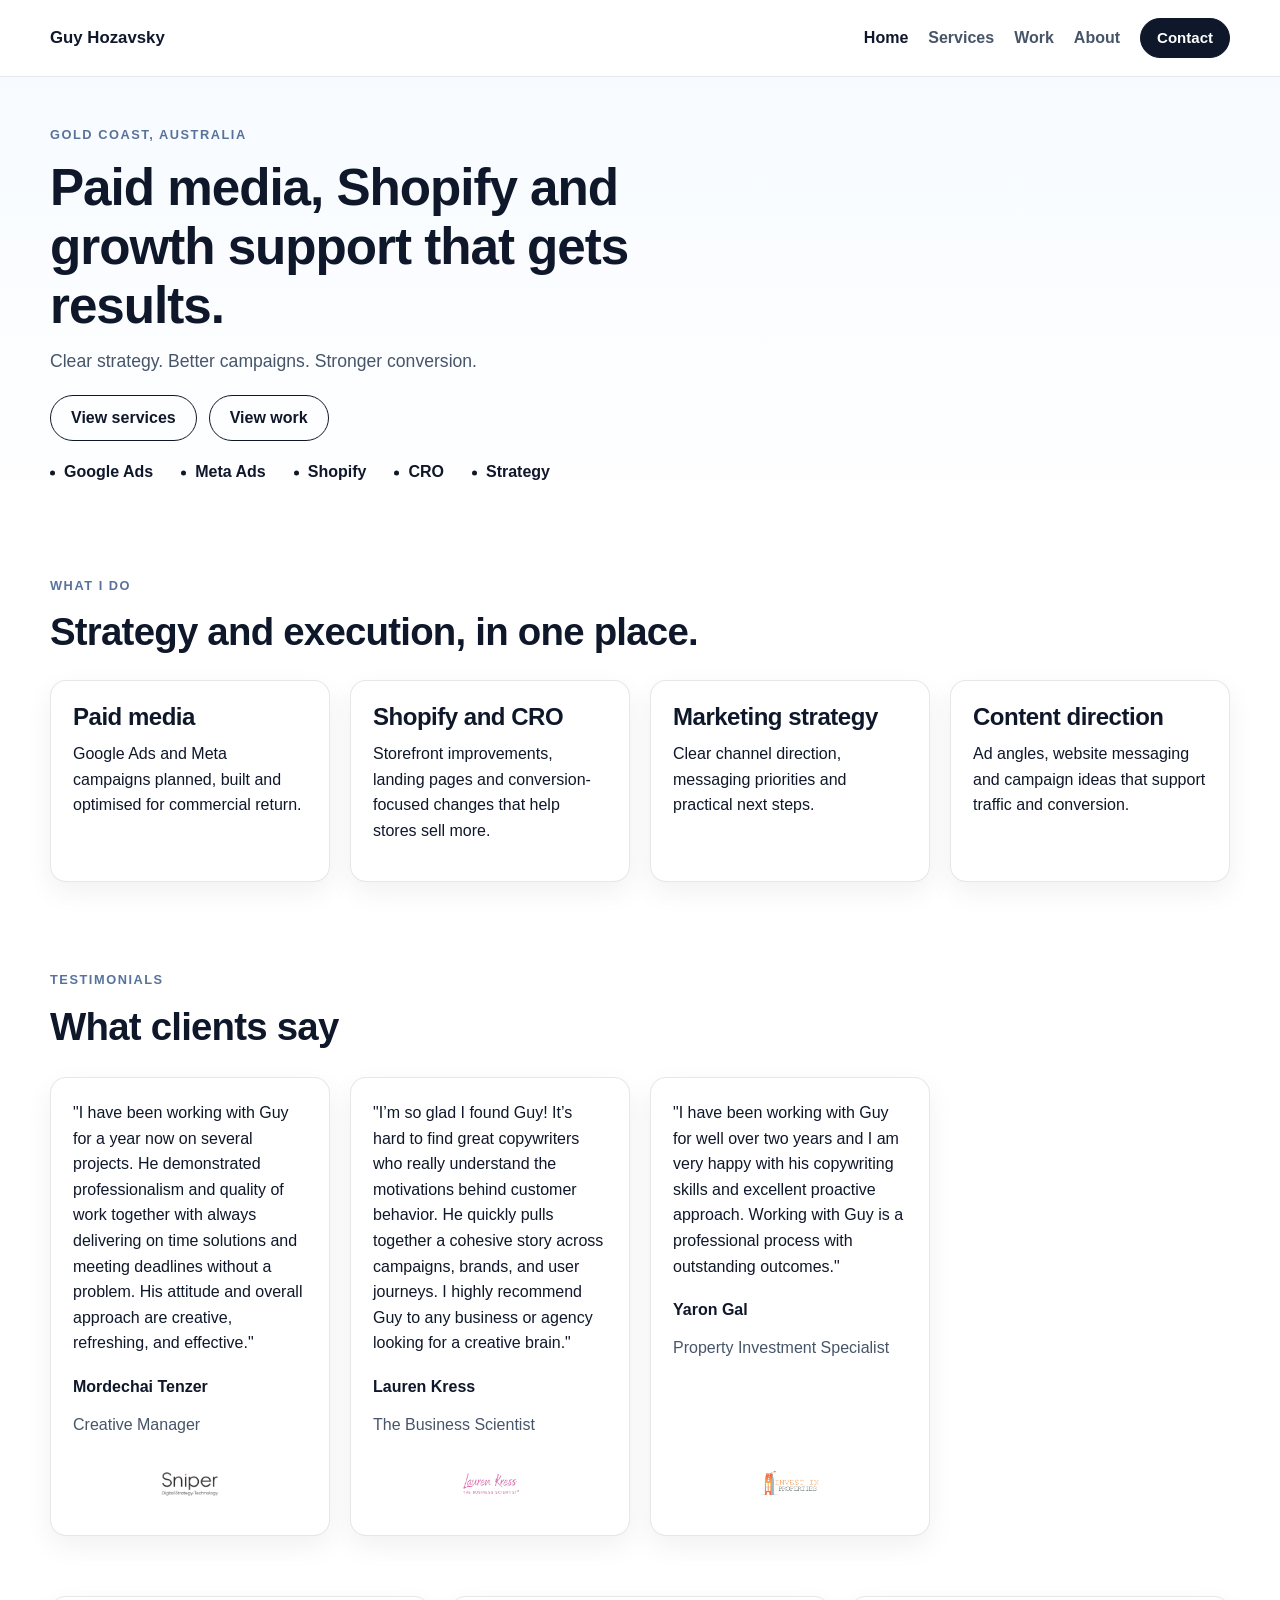
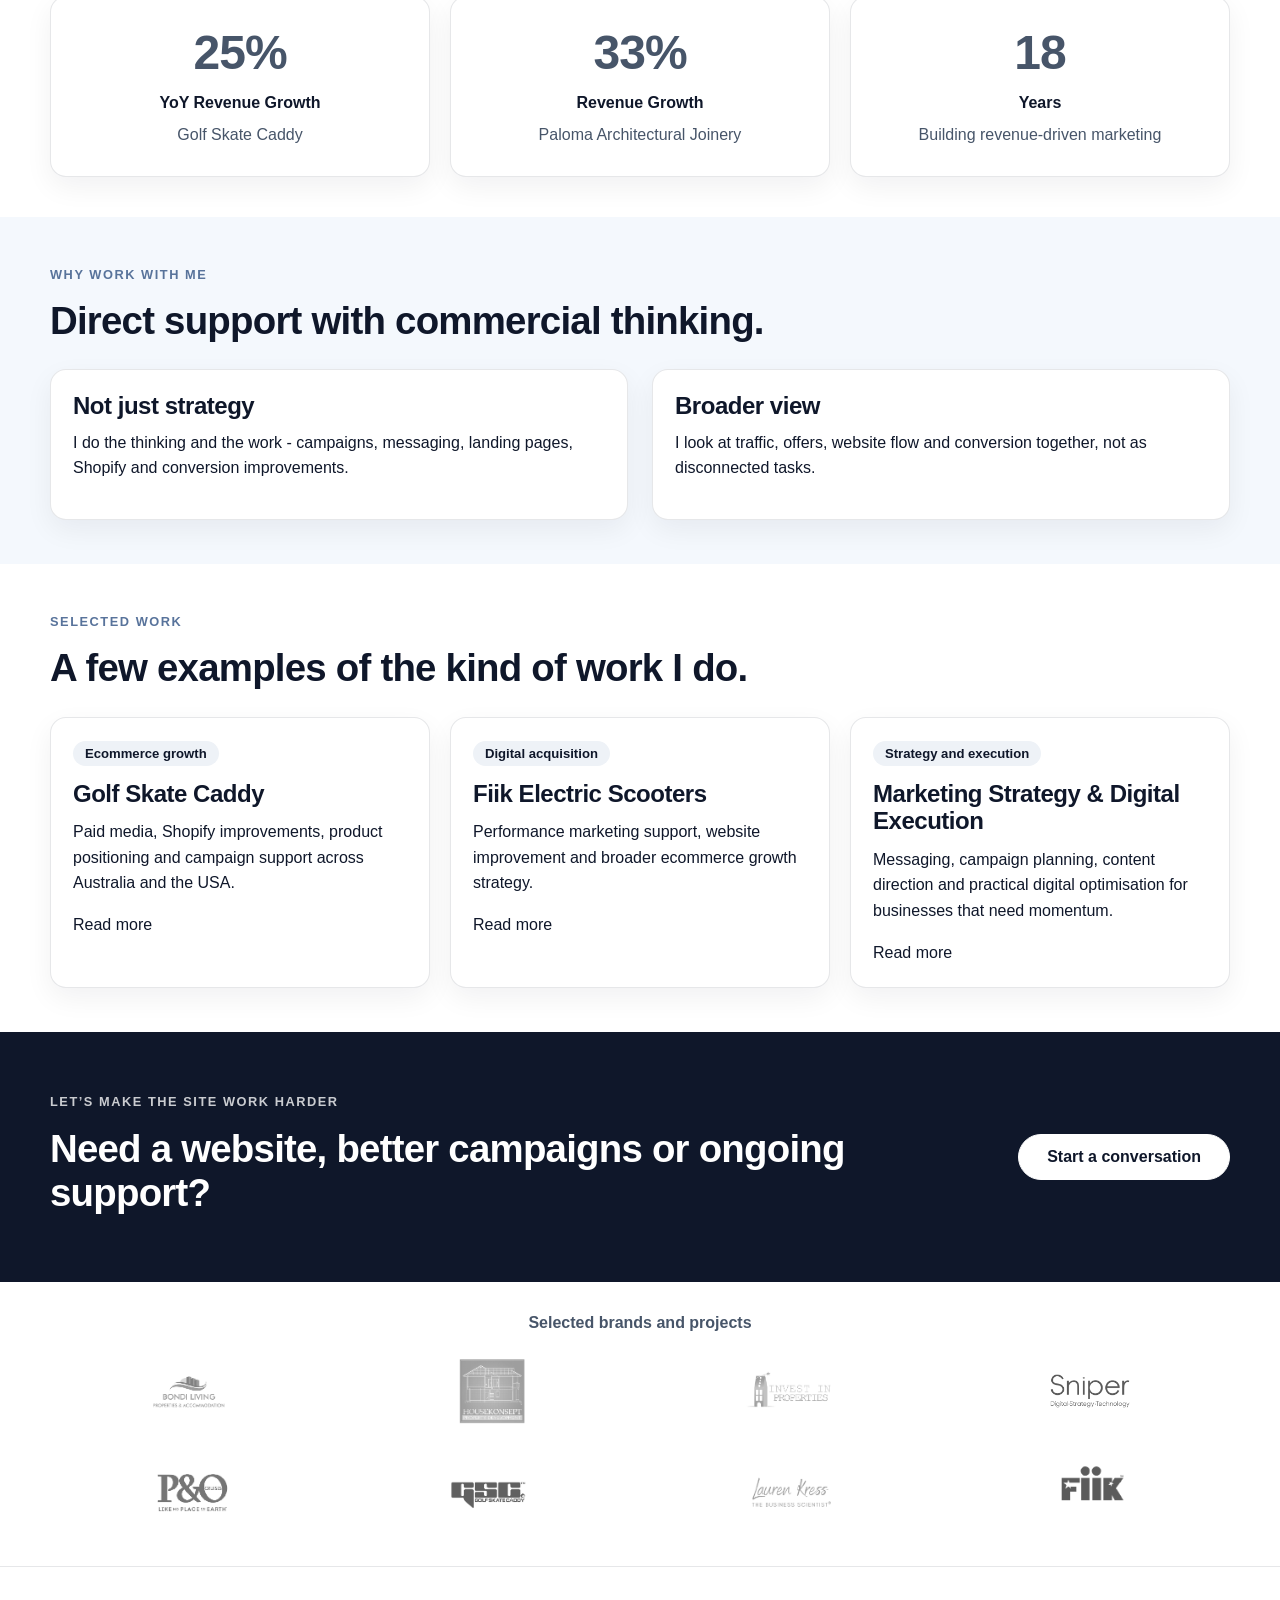
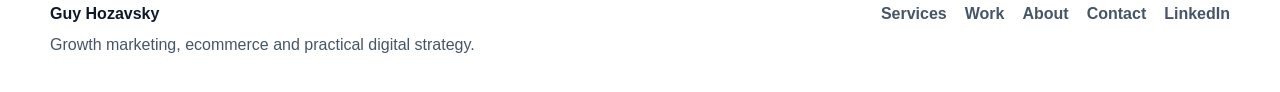
<file: index.html>
<!DOCTYPE html>
<html lang="en">
<head>

<meta charset="UTF-8" />
<meta name="viewport" content="width=device-width, initial-scale=1.0" />

<title>Guy Hozavsky | Growth Marketing Consultant</title>

<meta name="description" content="Growth marketing, paid media, Shopify optimisation, CRO and practical strategy for ambitious businesses." />

<link rel="canonical" href="https://justaguyh.com/">

<!-- Favicon -->
<link rel="apple-touch-icon" sizes="180x180" href="apple-touch-icon.png">
<link rel="icon" type="image/png" sizes="32x32" href="favicon-32x32.png">
<link rel="icon" type="image/png" sizes="16x16" href="favicon-16x16.png">
<link rel="icon" href="favicon.ico">
<link rel="manifest" href="site.webmanifest">

<!-- Open Graph (Facebook / LinkedIn / Slack etc) -->
<meta property="og:type" content="website">
<meta property="og:url" content="https://justaguyh.com/">
<meta property="og:title" content="Guy Hozavsky | Growth Marketing Consultant">
<meta property="og:description" content="Growth marketing, paid media, Shopify optimisation, CRO and practical strategy for ambitious businesses.">
<meta property="og:image" content="https://justaguyh.com/images/social-share.jpg">
<meta property="og:image:width" content="1200">
<meta property="og:image:height" content="630">

<!-- Twitter preview -->
<meta name="twitter:card" content="summary_large_image">
<meta name="twitter:title" content="Guy Hozavsky | Growth Marketing Consultant">
<meta name="twitter:description" content="Growth marketing, paid media, Shopify optimisation, CRO and practical strategy for ambitious businesses.">
<meta name="twitter:image" content="https://justaguyh.com/images/social-share.jpg">

<!-- Styles -->
<link rel="stylesheet" href="css/style.css" />

</head>

<body id="top">
  <header class="site-header">
    <div class="container nav-wrap">
      <a href="index.html" class="brand">Guy Hozavsky</a>

      <button class="nav-toggle" aria-label="Open menu" aria-expanded="false">
        <span></span>
        <span></span>
        <span></span>
      </button>

      <nav class="site-nav">
        <a href="index.html" class="active">Home</a>
        <a href="services.html">Services</a>
        <a href="work.html">Work</a>
        <a href="about.html">About</a>
        <a href="contact.html" class="btn btn-outline btn-small">Contact</a>
      </nav>
    </div>
  </header>

  <main>
    <section class="hero">
      <div class="container hero-grid">
        <div class="hero-copy reveal">
          <p class="eyebrow">Gold Coast, Australia</p>
          <h1>Paid media, Shopify and growth support that gets results.</h1>
          <p class="hero-text">
            Clear strategy. Better campaigns. Stronger conversion.
          </p>

    <div class="hero-actions">
  <a href="services.html" class="btn btn-hero">View services</a>
  <a href="work.html" class="btn btn-hero">View work</a>
</div>

          <ul class="hero-points">
            <li>Google Ads</li>
            <li>Meta Ads</li>
            <li>Shopify</li>
            <li>CRO</li>
            <li>Strategy</li>
          </ul>
        </div>
    </section>

    <section class="section">
      <div class="container">
        <div class="section-intro">
          <p class="eyebrow reveal">What I do</p>
          <h2 class="reveal reveal-stagger-1">Strategy and execution, in one place.</h2>
        </div>

        <div class="card-grid">
          <article class="feature-card reveal reveal-stagger-1">
            <h3>Paid media</h3>
            <p>Google Ads and Meta campaigns planned, built and optimised for commercial return.</p>
          </article>

          <article class="feature-card reveal reveal-stagger-2">
            <h3>Shopify and CRO</h3>
            <p>Storefront improvements, landing pages and conversion-focused changes that help stores sell more.</p>
          </article>

          <article class="feature-card reveal reveal-stagger-3">
            <h3>Marketing strategy</h3>
            <p>Clear channel direction, messaging priorities and practical next steps.</p>
          </article>

          <article class="feature-card reveal reveal-stagger-4">
            <h3>Content direction</h3>
            <p>Ad angles, website messaging and campaign ideas that support traffic and conversion.</p>
          </article>
        </div>
      </div>
    </section>

    <section class="testimonials">
      <div class="container">
        <p class="section-label reveal">Testimonials</p>
        <h2 class="section-title reveal reveal-stagger-1">What clients say</h2>

        <div class="testimonial-grid">
          <div class="testimonial-card reveal reveal-stagger-1">
            <p class="testimonial-text">
              "I have been working with Guy for a year now on several projects. He demonstrated professionalism and quality of work together with always delivering on time solutions and meeting deadlines without a problem. His attitude and overall approach are creative, refreshing, and effective."
            </p>

            <div class="testimonial-author">
              <strong>Mordechai Tenzer</strong>
              <span>Creative Manager</span>
            </div>

            <img src="images/sniper.png" alt="Sniper Digital Strategy Technology">
          </div>

          <div class="testimonial-card reveal reveal-stagger-2">
            <p class="testimonial-text">
              "I’m so glad I found Guy! It’s hard to find great copywriters who really understand the motivations behind customer behavior. He quickly pulls together a cohesive story across campaigns, brands, and user journeys. I highly recommend Guy to any business or agency looking for a creative brain."
            </p>

            <div class="testimonial-author">
              <strong>Lauren Kress</strong>
              <span>The Business Scientist</span>
            </div>

            <img src="images/laurenkress.png" alt="Lauren Kress">
          </div>

          <div class="testimonial-card reveal reveal-stagger-3">
            <p class="testimonial-text">
              "I have been working with Guy for well over two years and I am very happy with his copywriting skills and excellent proactive approach. Working with Guy is a professional process with outstanding outcomes."
            </p>

            <div class="testimonial-author">
              <strong>Yaron Gal</strong>
              <span>Property Investment Specialist</span>
            </div>

            <img src="images/invest-properties.png" alt="Invest In Properties">
          </div>
        </div>
      </div>
    </section>

    <section class="results-bar">
      <div class="container">
        <div class="results-grid">
          <div class="result-item reveal reveal-stagger-1">
            <h3><span class="count" data-target="25">0</span><span class="suffix">%</span></h3>
            <p>YoY Revenue Growth</p>
            <span>Golf Skate Caddy</span>
          </div>

          <div class="result-item reveal reveal-stagger-2">
            <h3><span class="count" data-target="37">0</span><span class="suffix">%</span></h3>
            <p>Revenue Growth</p>
            <span>Paloma Architectural Joinery</span>
          </div>

          <div class="result-item reveal reveal-stagger-3">
            <h3><span class="count" data-target="18">0</span></h3>
            <p>Years</p>
            <span>Building revenue-driven marketing</span>
          </div>
        </div>
      </div>
    </section>

    <section class="section section-alt">
      <div class="container">
        <div class="section-intro">
          <p class="eyebrow reveal">Why work with me</p>
          <h2 class="reveal reveal-stagger-1">Direct support with commercial thinking.</h2>
        </div>

        <div class="split-grid">
          <div class="panel reveal reveal-stagger-1">
            <h3>Not just strategy</h3>
            <p>
              I do the thinking and the work - campaigns, messaging, landing pages, Shopify and conversion improvements.
            </p>
          </div>

          <div class="panel reveal reveal-stagger-2">
            <h3>Broader view</h3>
            <p>
              I look at traffic, offers, website flow and conversion together, not as disconnected tasks.
            </p>
          </div>
        </div>
      </div>
    </section>

    <section class="section">
      <div class="container">
        <div class="section-intro">
          <p class="eyebrow reveal">Selected work</p>
          <h2 class="reveal reveal-stagger-1">A few examples of the kind of work I do.</h2>
        </div>

        <div class="case-grid">
          <article class="case-card reveal reveal-stagger-1">
            <p class="case-tag">Ecommerce growth</p>
            <h3>Golf Skate Caddy</h3>
            <p>
              Paid media, Shopify improvements, product positioning and campaign support across Australia and the USA.
            </p>
            <a href="work.html" class="text-link">Read more</a>
          </article>

          <article class="case-card reveal reveal-stagger-2">
            <p class="case-tag">Digital acquisition</p>
            <h3>Fiik Electric Scooters</h3>
            <p>
              Performance marketing support, website improvement and broader ecommerce growth strategy.
            </p>
            <a href="work.html" class="text-link">Read more</a>
          </article>

          <article class="case-card reveal reveal-stagger-3">
            <p class="case-tag">Strategy and execution</p>
            <h3>Marketing Strategy & Digital Execution</h3>
            <p>
              Messaging, campaign planning, content direction and practical digital optimisation for businesses that need momentum.
            </p>
            <a href="work.html" class="text-link">Read more</a>
          </article>
        </div>
      </div>
    </section>

    <section class="section cta-band">
      <div class="container cta-band-wrap">
        <div class="reveal">
          <p class="eyebrow">Let’s make the site work harder</p>
          <h2>Need a website, better campaigns or ongoing support?</h2>
        </div>
        <a href="contact.html" class="btn reveal reveal-stagger-1">Start a conversation</a>
      </div>
    </section>

    <section class="client-logos">
      <div class="container">
        <p class="logos-title reveal">Selected brands and projects</p>

        <div class="logos-grid">
          <img class="reveal reveal-stagger-1" src="images/bondi-living.png" alt="Bondi Living">
          <img class="reveal reveal-stagger-2" src="images/housekonsept.png" alt="House Konsept">
          <img class="reveal reveal-stagger-3" src="images/invest-properties.png" alt="Invest In Properties">
          <img class="reveal reveal-stagger-4" src="images/sniper.png" alt="Sniper">
          <img class="reveal reveal-stagger-1" src="images/pando.png" alt="P&O Cruises">
          <img class="reveal reveal-stagger-2" src="images/golfskatecaddy.png" alt="Golf Skate Caddy">
          <img class="reveal reveal-stagger-3" src="images/laurenkress.png" alt="Lauren Kress">
          <img class="reveal reveal-stagger-4" src="images/fiik.png" alt="Fiik Electric Scooters">
        </div>
      </div>
    </section>

  </main>

  <footer class="site-footer">
    <div class="container footer-wrap">
      <div>
        <p class="footer-brand">Guy Hozavsky</p>
        <p class="footer-copy">Growth marketing, ecommerce and practical digital strategy.</p>
      </div>

      <div class="footer-links">
        <a href="services.html">Services</a>
        <a href="work.html">Work</a>
        <a href="about.html">About</a>
        <a href="contact.html">Contact</a>
        <a href="https://www.linkedin.com/in/guy-hozavsky" target="_blank" rel="noopener">LinkedIn</a>
      </div>
    </div>
  </footer>

  <a href="#top" class="back-to-top" aria-label="Back to top">↑ Top</a>
  <script src="js/script.js"></script>
</body>
</html>
</file>
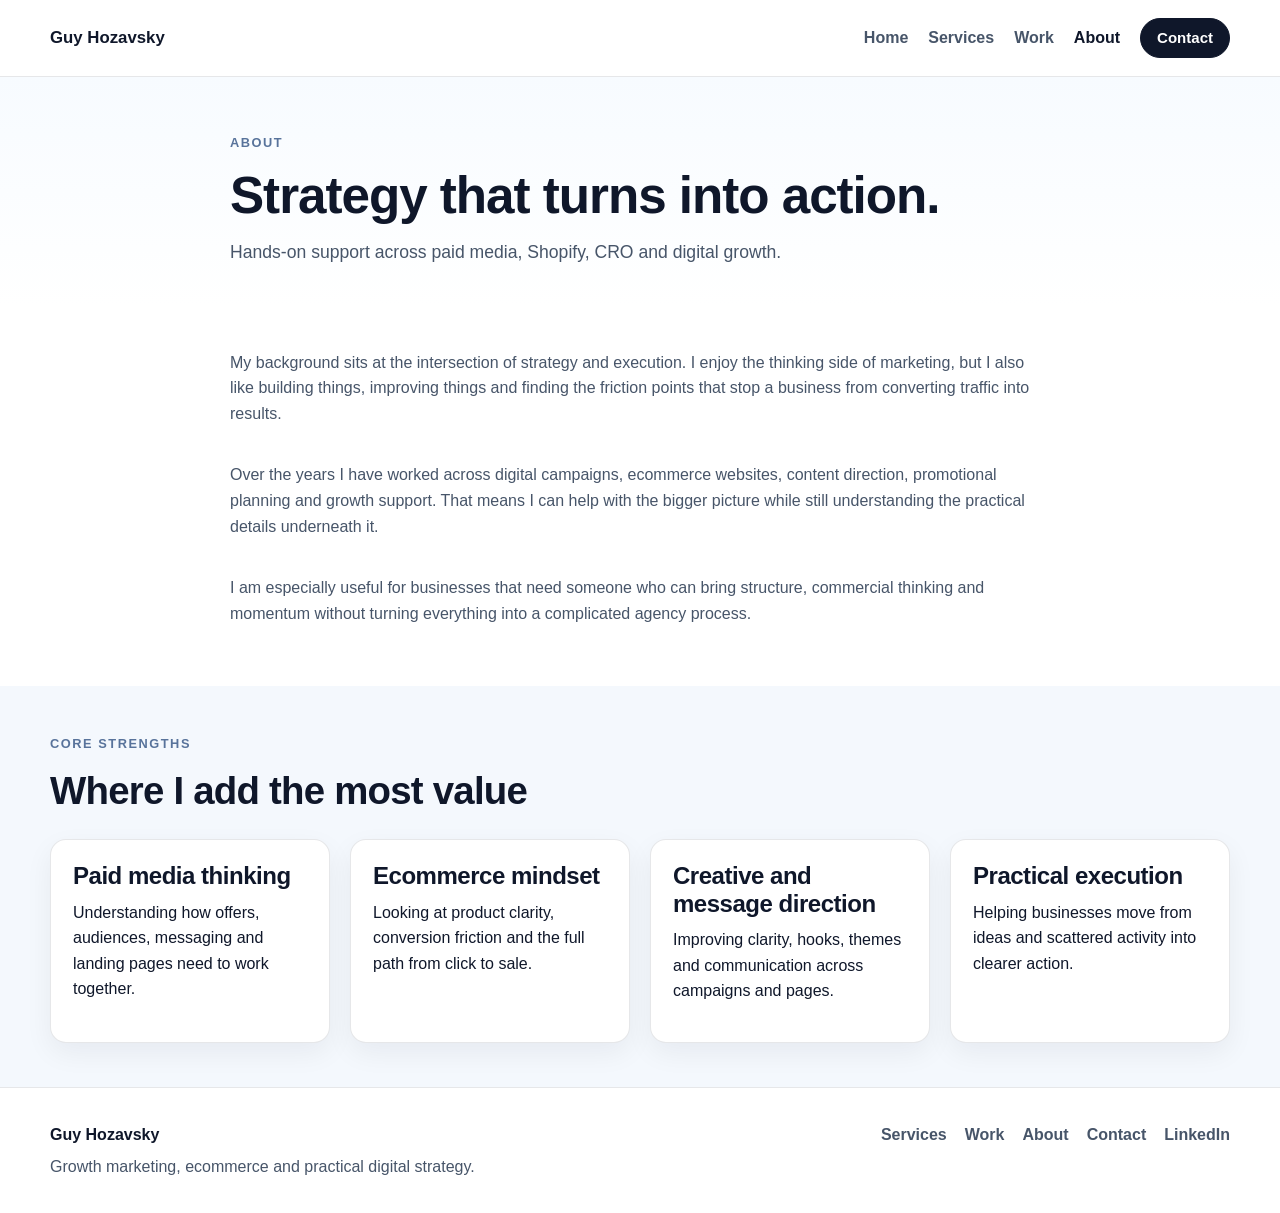
<file: about.html>
<!DOCTYPE html>
<html lang="en">
<head>

  <meta charset="UTF-8" />
  <meta name="viewport" content="width=device-width, initial-scale=1.0" />
  <title>About | Guy Hozavsky</title>
  <meta name="description" content="About Guy Hozavsky - growth marketing, ecommerce and hands-on digital strategy." />
 
<link rel="apple-touch-icon" sizes="180x180" href="apple-touch-icon.png">
<link rel="icon" type="image/png" sizes="32x32" href="favicon-32x32.png">
<link rel="icon" type="image/png" sizes="16x16" href="favicon-16x16.png">
<link rel="icon" href="favicon.ico">
<link rel="manifest" href="site.webmanifest">

 <link rel="stylesheet" href="css/style.css" />

</head>
<body id="top">
  <header class="site-header">
    <div class="container nav-wrap">
      <a href="index.html" class="brand">Guy Hozavsky</a>

      <button class="nav-toggle" aria-label="Open menu" aria-expanded="false">
        <span></span>
        <span></span>
        <span></span>
      </button>

     <nav class="site-nav">
  <a href="index.html">Home</a>
  <a href="services.html">Services</a>
  <a href="work.html">Work</a>
  <a href="about.html" class="active">About</a>
  <a href="contact.html" class="btn btn-outline btn-small">Contact</a>
</nav>
    </div>
  </header>

  <main class="page-main">
    <section class="page-hero">
      <div class="container narrow">
        <p class="eyebrow">About</p>
        <h1>Strategy that turns into action.</h1>
        <p class="lead">
          Hands-on support across paid media, Shopify, CRO and digital growth.
        </p>
      </div>
    </section>

    <section class="section">
      <div class="container narrow">
        <div class="about-copy">
          <p>
            My background sits at the intersection of strategy and execution. I enjoy the thinking side of marketing, but I also like building things, improving things and finding the friction points that stop a business from converting traffic into results.
          </p>

          <p>
            Over the years I have worked across digital campaigns, ecommerce websites, content direction, promotional planning and growth support. That means I can help with the bigger picture while still understanding the practical details underneath it.
          </p>

          <p>
            I am especially useful for businesses that need someone who can bring structure, commercial thinking and momentum without turning everything into a complicated agency process.
          </p>
        </div>
      </div>
    </section>

    <section class="section section-alt">
      <div class="container">
        <div class="section-intro">
          <p class="eyebrow">Core strengths</p>
          <h2>Where I add the most value</h2>
        </div>

        <div class="card-grid">
          <article class="feature-card">
            <h3>Paid media thinking</h3>
            <p>Understanding how offers, audiences, messaging and landing pages need to work together.</p>
          </article>

          <article class="feature-card">
            <h3>Ecommerce mindset</h3>
            <p>Looking at product clarity, conversion friction and the full path from click to sale.</p>
          </article>

          <article class="feature-card">
            <h3>Creative and message direction</h3>
            <p>Improving clarity, hooks, themes and communication across campaigns and pages.</p>
          </article>

          <article class="feature-card">
            <h3>Practical execution</h3>
            <p>Helping businesses move from ideas and scattered activity into clearer action.</p>
          </article>
        </div>
      </div>
    </section>
  </main>

  <footer class="site-footer">
    <div class="container footer-wrap">
      <div>
        <p class="footer-brand">Guy Hozavsky</p>
        <p class="footer-copy">Growth marketing, ecommerce and practical digital strategy.</p>
      </div>

      <div class="footer-links">
        <a href="services.html">Services</a>
        <a href="work.html">Work</a>
        <a href="about.html">About</a>
        <a href="contact.html">Contact</a>
        <a href="https://www.linkedin.com/in/guy-hozavsky" target="_blank" rel="noopener">LinkedIn</a>
      </div>
    </div>
  </footer>

  <a href="#top" class="back-to-top" aria-label="Back to top">↑ Top</a>
  <script src="js/script.js"></script>
</body>
</html>
</file>
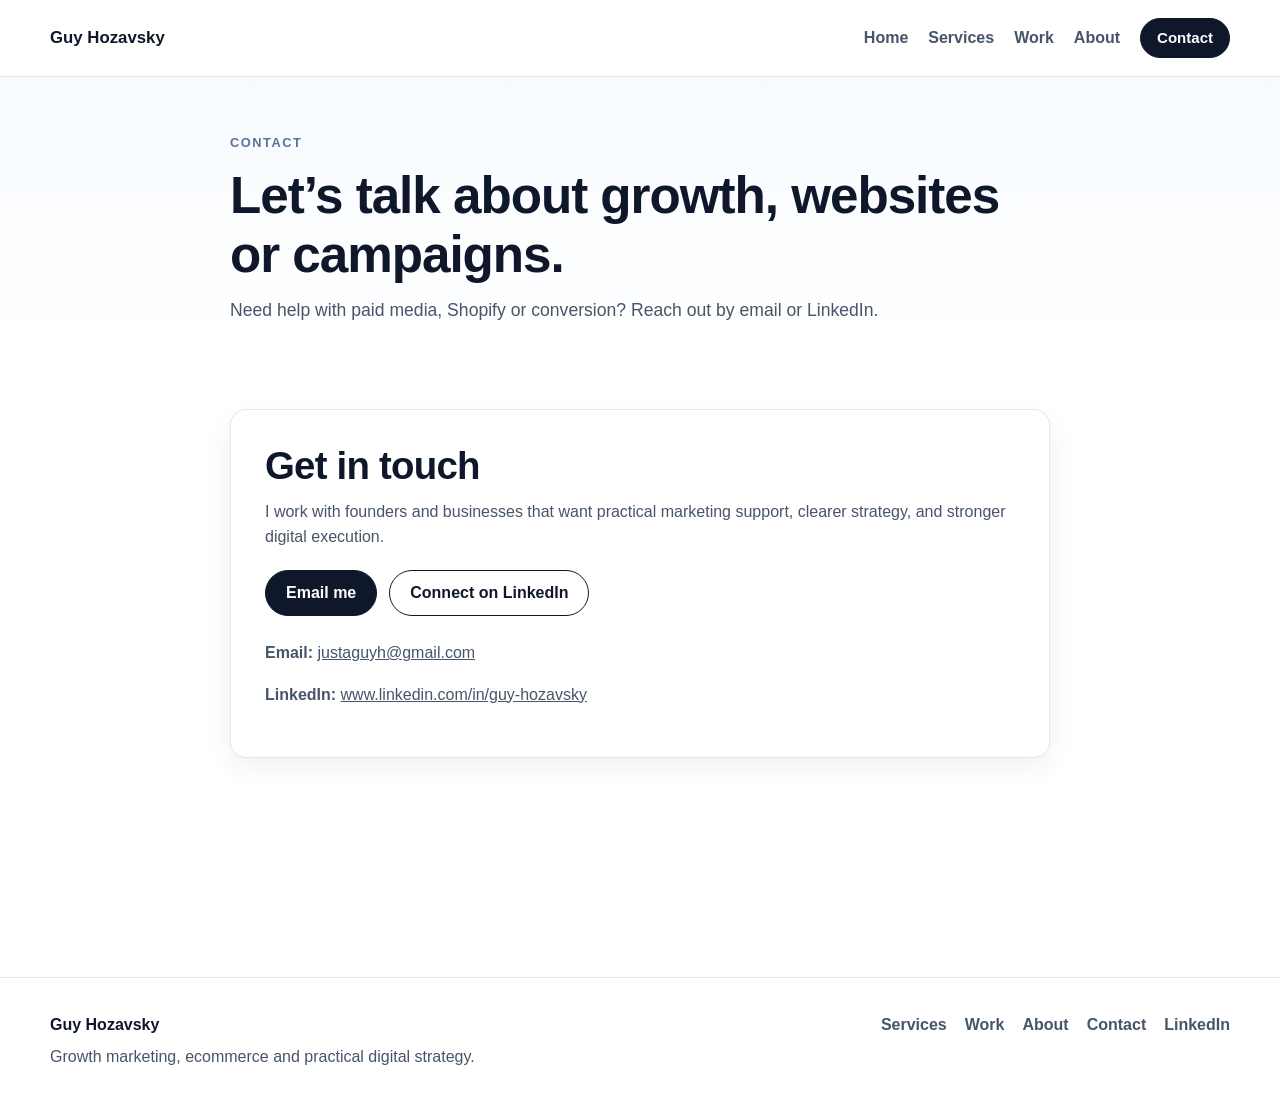
<file: contact.html>
<!DOCTYPE html>
<html lang="en">
<head>
  <meta charset="UTF-8" />
  <meta name="viewport" content="width=device-width, initial-scale=1.0" />
  <title>Contact | Guy Hozavsky</title>
  <meta name="description" content="Get in touch with Guy Hozavsky for growth marketing, paid media and ecommerce support." />

  <link rel="apple-touch-icon" sizes="180x180" href="apple-touch-icon.png">
  <link rel="icon" type="image/png" sizes="32x32" href="favicon-32x32.png">
  <link rel="icon" type="image/png" sizes="16x16" href="favicon-16x16.png">
  <link rel="icon" href="favicon.ico">
  <link rel="manifest" href="site.webmanifest">

  <link rel="stylesheet" href="css/style.css" />
</head>
<body id="top">
  <header class="site-header">
    <div class="container nav-wrap">
      <a href="index.html" class="brand">Guy Hozavsky</a>

      <button class="nav-toggle" aria-label="Open menu" aria-expanded="false">
        <span></span>
        <span></span>
        <span></span>
      </button>

     <nav class="site-nav">
  <a href="index.html">Home</a>
  <a href="services.html">Services</a>
  <a href="work.html">Work</a>
  <a href="about.html">About</a>
  <a href="contact.html" class="btn btn-outline btn-small">Contact</a>
</nav>
    </div>
  </header>

  <main class="page-main">
    <section class="page-hero">
      <div class="container narrow">
        <p class="eyebrow">Contact</p>
        <h1>Let’s talk about growth, websites or campaigns.</h1>
        <p class="lead">
          Need help with paid media, Shopify or conversion? Reach out by email or LinkedIn.
        </p>
      </div>
    </section>

    <section class="section">
      <div class="container narrow">
        <div class="contact-panel contact-panel-simple">
          <h2>Get in touch</h2>

          <p>
            I work with founders and businesses that want practical marketing support, clearer strategy, and stronger digital execution.
          </p>

          <div class="hero-actions contact-actions">
            <a href="mailto:justaguyh@gmail.com" class="btn">Email me</a>
            <a href="https://www.linkedin.com/in/guy-hozavsky" target="_blank" rel="noopener" class="btn btn-secondary">Connect on LinkedIn</a>
          </div>

          <div class="contact-links">
            <p><strong>Email:</strong> <a href="mailto:justaguyh@gmail.com">justaguyh@gmail.com</a></p>
            <p><strong>LinkedIn:</strong> <a href="https://www.linkedin.com/in/guy-hozavsky" target="_blank" rel="noopener">www.linkedin.com/in/guy-hozavsky</a></p>
          </div>
        </div>
      </div>
    </section>
  </main>

  <footer class="site-footer">
    <div class="container footer-wrap">
      <div>
        <p class="footer-brand">Guy Hozavsky</p>
        <p class="footer-copy">Growth marketing, ecommerce and practical digital strategy.</p>
      </div>

      <div class="footer-links">
        <a href="services.html">Services</a>
        <a href="work.html">Work</a>
        <a href="about.html">About</a>
        <a href="contact.html">Contact</a>
        <a href="https://www.linkedin.com/in/guy-hozavsky" target="_blank" rel="noopener">LinkedIn</a>
      </div>
    </div>
  </footer>

  <a href="#top" class="back-to-top" aria-label="Back to top">↑ Top</a>
  <script src="js/script.js"></script>
</body>
</html>
</file>
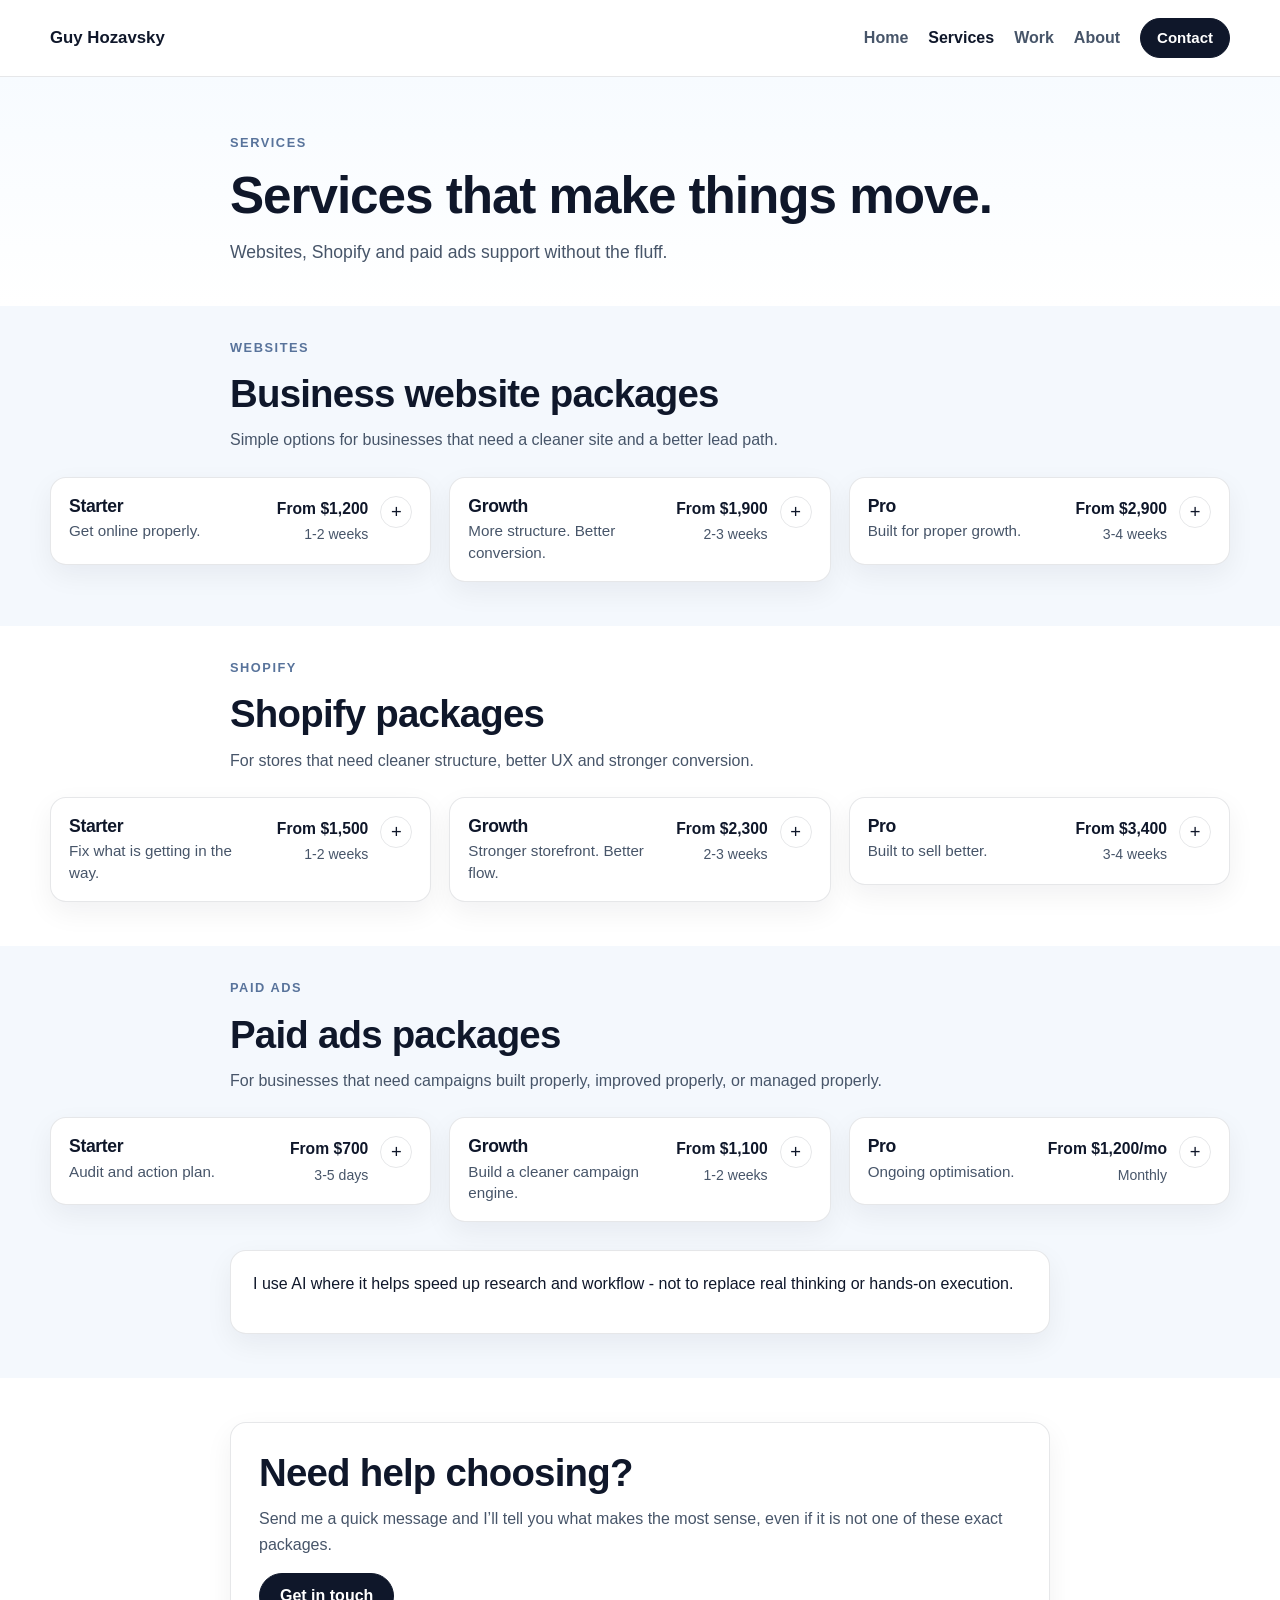
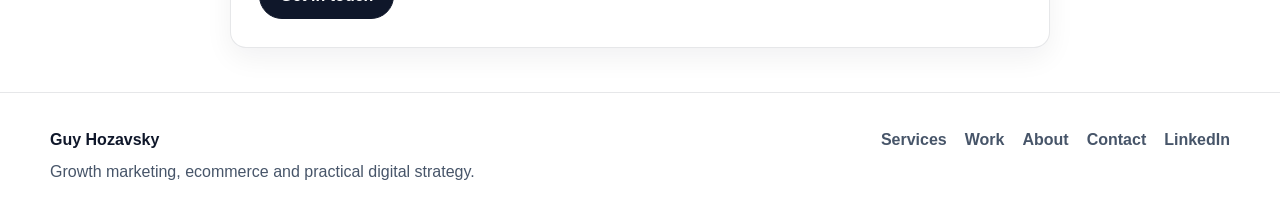
<file: services.html>
<!DOCTYPE html>
<html lang="en">
<head>
  <meta charset="UTF-8" />
  <meta name="viewport" content="width=device-width, initial-scale=1.0" />
  <title>Services | Guy Hozavsky</title>
  <meta name="description" content="Website, Shopify and paid ads support for businesses that want practical marketing help and better results." />
  <link rel="canonical" href="https://justaguyh.com/services.html" />
  <link rel="apple-touch-icon" sizes="180x180" href="apple-touch-icon.png">
  <link rel="icon" type="image/png" sizes="32x32" href="favicon-32x32.png">
  <link rel="icon" type="image/png" sizes="16x16" href="favicon-16x16.png">
  <link rel="icon" href="favicon.ico">
  <link rel="manifest" href="site.webmanifest">
  <link rel="stylesheet" href="css/style.css" />
</head>
<body id="top" class="services-page">
  <header class="site-header">
    <div class="container nav-wrap">
      <a href="index.html" class="brand">Guy Hozavsky</a>
      <button class="nav-toggle" aria-label="Open menu" aria-expanded="false">
        <span></span><span></span><span></span>
      </button>
      <nav class="site-nav">
        <a href="index.html">Home</a>
        <a href="services.html" class="active">Services</a>
        <a href="work.html">Work</a>
        <a href="about.html">About</a>
        <a href="contact.html" class="btn btn-outline btn-small">Contact</a>
      </nav>
    </div>
  </header>

  <main class="page-main">
    <section class="page-hero">
      <div class="container narrow">
        <p class="eyebrow">Services</p>
        <h1>Services that make things move.</h1>
        <p class="lead">Websites, Shopify and paid ads support without the fluff.</p>
      </div>
    </section>

    <section class="section section-alt" id="websites">
      <div class="container">
        <div class="section-intro narrow">
          <p class="eyebrow">Websites</p>
          <h2>Business website packages</h2>
          <p class="service-summary-text">Simple options for businesses that need a cleaner site and a better lead path.</p>
        </div>
<div class="package-accordion package-accordion-3up">
  <details class="package-item">
    <summary class="package-summary">
      <div class="package-summary-main">
        <h3>Starter</h3>
        <p>Get online properly.</p>
      </div>

      <div class="package-summary-meta">
        <span class="package-price">From $1,200</span>
        <span class="package-bestfor">1-2 weeks</span>
      </div>

      <span class="package-plus" aria-hidden="true">+</span>
    </summary>

    <div class="package-content">
      <p>A clean website for businesses that need credibility fast.</p>
      <ul>
        <li>Up to 4 pages</li>
        <li>Mobile responsive build</li>
        <li>Contact form setup</li>
        <li>Basic SEO structure</li>
      </ul>
    </div>
  </details>

  <details class="package-item">
    <summary class="package-summary">
      <div class="package-summary-main">
        <h3>Growth</h3>
        <p>More structure. Better conversion.</p>
      </div>

      <div class="package-summary-meta">
        <span class="package-price">From $1,900</span>
        <span class="package-bestfor">2-3 weeks</span>
      </div>

      <span class="package-plus" aria-hidden="true">+</span>
    </summary>

    <div class="package-content">
      <p>Built for businesses ready for a stronger lead path.</p>
      <ul>
        <li>Up to 8 pages</li>
        <li>Improved page structure</li>
        <li>Conversion-focused layout</li>
        <li>Lead form and CTA planning</li>
        <li>SEO-ready setup</li>
      </ul>
    </div>
  </details>

  <details class="package-item">
    <summary class="package-summary">
      <div class="package-summary-main">
        <h3>Pro</h3>
        <p>Built for proper growth.</p>
      </div>

      <div class="package-summary-meta">
        <span class="package-price">From $2,900</span>
        <span class="package-bestfor">3-4 weeks</span>
      </div>

      <span class="package-plus" aria-hidden="true">+</span>
    </summary>

    <div class="package-content">
      <p>For businesses that want a stronger website and sharper funnel thinking.</p>
      <ul>
        <li>Larger custom build</li>
        <li>Custom sections and page flow</li>
        <li>Stronger conversion strategy</li>
        <li>Funnel and lead journey thinking</li>
        <li>More flexibility for future growth</li>
      </ul>
    </div>
  </details>
</div>
    </section>

    <section class="section" id="shopify">
      <div class="container">
        <div class="section-intro narrow">
          <p class="eyebrow">Shopify</p>
          <h2>Shopify packages</h2>
          <p class="service-summary-text">For stores that need cleaner structure, better UX and stronger conversion.</p>
        </div>
<div class="package-accordion package-accordion-3up">
          <details class="package-item">
            <summary class="package-summary">
              <div class="package-summary-main"><h3>Starter</h3><p>Fix what is getting in the way.</p></div>
              <div class="package-summary-meta"><span class="package-price">From $1,500</span><span class="package-bestfor">1-2 weeks</span></div>
              <span class="package-plus">+</span>
            </summary>
            <div class="package-content">
              <p>Focused improvements for stores that need sharper conversion basics.</p>
              <ul>
                <li>Shopify audit</li><li>Product page improvements</li><li>Collection cleanup</li><li>Practical action list</li>
              </ul>
            </div>
          </details>
          <details class="package-item">
            <summary class="package-summary">
              <div class="package-summary-main"><h3>Growth</h3><p>Stronger storefront. Better flow.</p></div>
              <div class="package-summary-meta"><span class="package-price">From $2,300</span><span class="package-bestfor">2-3 weeks</span></div>
              <span class="package-plus">+</span>
            </summary>
            <div class="package-content">
              <p>A stronger Shopify setup or rebuild with clearer merchandising and conversion structure.</p>
              <ul>
                <li>Store setup or rebuild</li><li>Product and collection optimisation</li><li>Checkout flow improvements</li><li>Layout refinements</li>
              </ul>
            </div>
          </details>
          <details class="package-item">
            <summary class="package-summary">
              <div class="package-summary-main"><h3>Pro</h3><p>Built to sell better.</p></div>
              <div class="package-summary-meta"><span class="package-price">From $3,400</span><span class="package-bestfor">3-4 weeks</span></div>
              <span class="package-plus">+</span>
            </summary>
            <div class="package-content">
              <p>A more complete conversion-focused Shopify build with stronger marketing support.</p>
              <ul>
                <li>Deeper CRO structure</li><li>Upsell and cross-sell ideas</li><li>Custom sections</li><li>Tracking support</li>
              </ul>
            </div>
          </details>
        </div>
      </div>
    </section>

    <section class="section section-alt" id="paid-ads">
      <div class="container">
        <div class="section-intro narrow">
          <p class="eyebrow">Paid Ads</p>
          <h2>Paid ads packages</h2>
          <p class="service-summary-text">For businesses that need campaigns built properly, improved properly, or managed properly.</p>
        </div>
<div class="package-accordion package-accordion-3up">
          <details class="package-item">
            <summary class="package-summary">
              <div class="package-summary-main"><h3>Starter</h3><p>Audit and action plan.</p></div>
              <div class="package-summary-meta"><span class="package-price">From $700</span><span class="package-bestfor">3-5 days</span></div>
              <span class="package-plus">+</span>
            </summary>
            <div class="package-content">
              <p>A practical account review showing what to fix first.</p>
              <ul>
                <li>Google or Meta review</li><li>Tracking check</li><li>Landing page feedback</li><li>Priority action list</li>
              </ul>
            </div>
          </details>
          <details class="package-item">
            <summary class="package-summary">
              <div class="package-summary-main"><h3>Growth</h3><p>Build a cleaner campaign engine.</p></div>
              <div class="package-summary-meta"><span class="package-price">From $1,100</span><span class="package-bestfor">1-2 weeks</span></div>
              <span class="package-plus">+</span>
            </summary>
            <div class="package-content">
              <p>Campaign build or restructure with clearer intent and stronger follow-through.</p>
              <ul>
                <li>Campaign setup or rebuild</li><li>Ad copy support</li><li>Audience or keyword structure</li><li>Tracking recommendations</li>
              </ul>
            </div>
          </details>
          <details class="package-item">
            <summary class="package-summary">
              <div class="package-summary-main"><h3>Pro</h3><p>Ongoing optimisation.</p></div>
              <div class="package-summary-meta"><span class="package-price">From $1,200/mo</span><span class="package-bestfor">Monthly</span></div>
              <span class="package-plus">+</span>
            </summary>
            <div class="package-content">
              <p>Hands-on management for businesses that want continuous improvement and accountability.</p>
              <ul>
                <li>Ongoing optimisation</li><li>Testing roadmap</li><li>Reporting and insights</li><li>Commercial recommendations</li>
              </ul>
            </div>
          </details>
        </div>

        <div class="service-ai-note narrow">
          <p>I use AI where it helps speed up research and workflow - not to replace real thinking or hands-on execution.</p>
        </div>
      </div>
    </section>

    <section class="section">
      <div class="container narrow">
        <div class="contact-panel">
          <h2>Need help choosing?</h2>
          <p>Send me a quick message and I’ll tell you what makes the most sense, even if it is not one of these exact packages.</p>
          <div class="contact-actions"><a href="contact.html" class="btn">Get in touch</a></div>
        </div>
      </div>
    </section>
  </main>

  <footer class="site-footer">
    <div class="container footer-wrap">
      <div>
        <p class="footer-brand">Guy Hozavsky</p>
        <p class="footer-copy">Growth marketing, ecommerce and practical digital strategy.</p>
      </div>
      <div class="footer-links">
        <a href="services.html">Services</a>
        <a href="work.html">Work</a>
        <a href="about.html">About</a>
        <a href="contact.html">Contact</a>
        <a href="https://www.linkedin.com/in/guy-hozavsky" target="_blank" rel="noopener">LinkedIn</a>
      </div>
    </div>
  </footer>

  <a href="#top" class="back-to-top" aria-label="Back to top">↑ Top</a>
  <script src="js/script.js"></script>
</body>
</html>
</file>
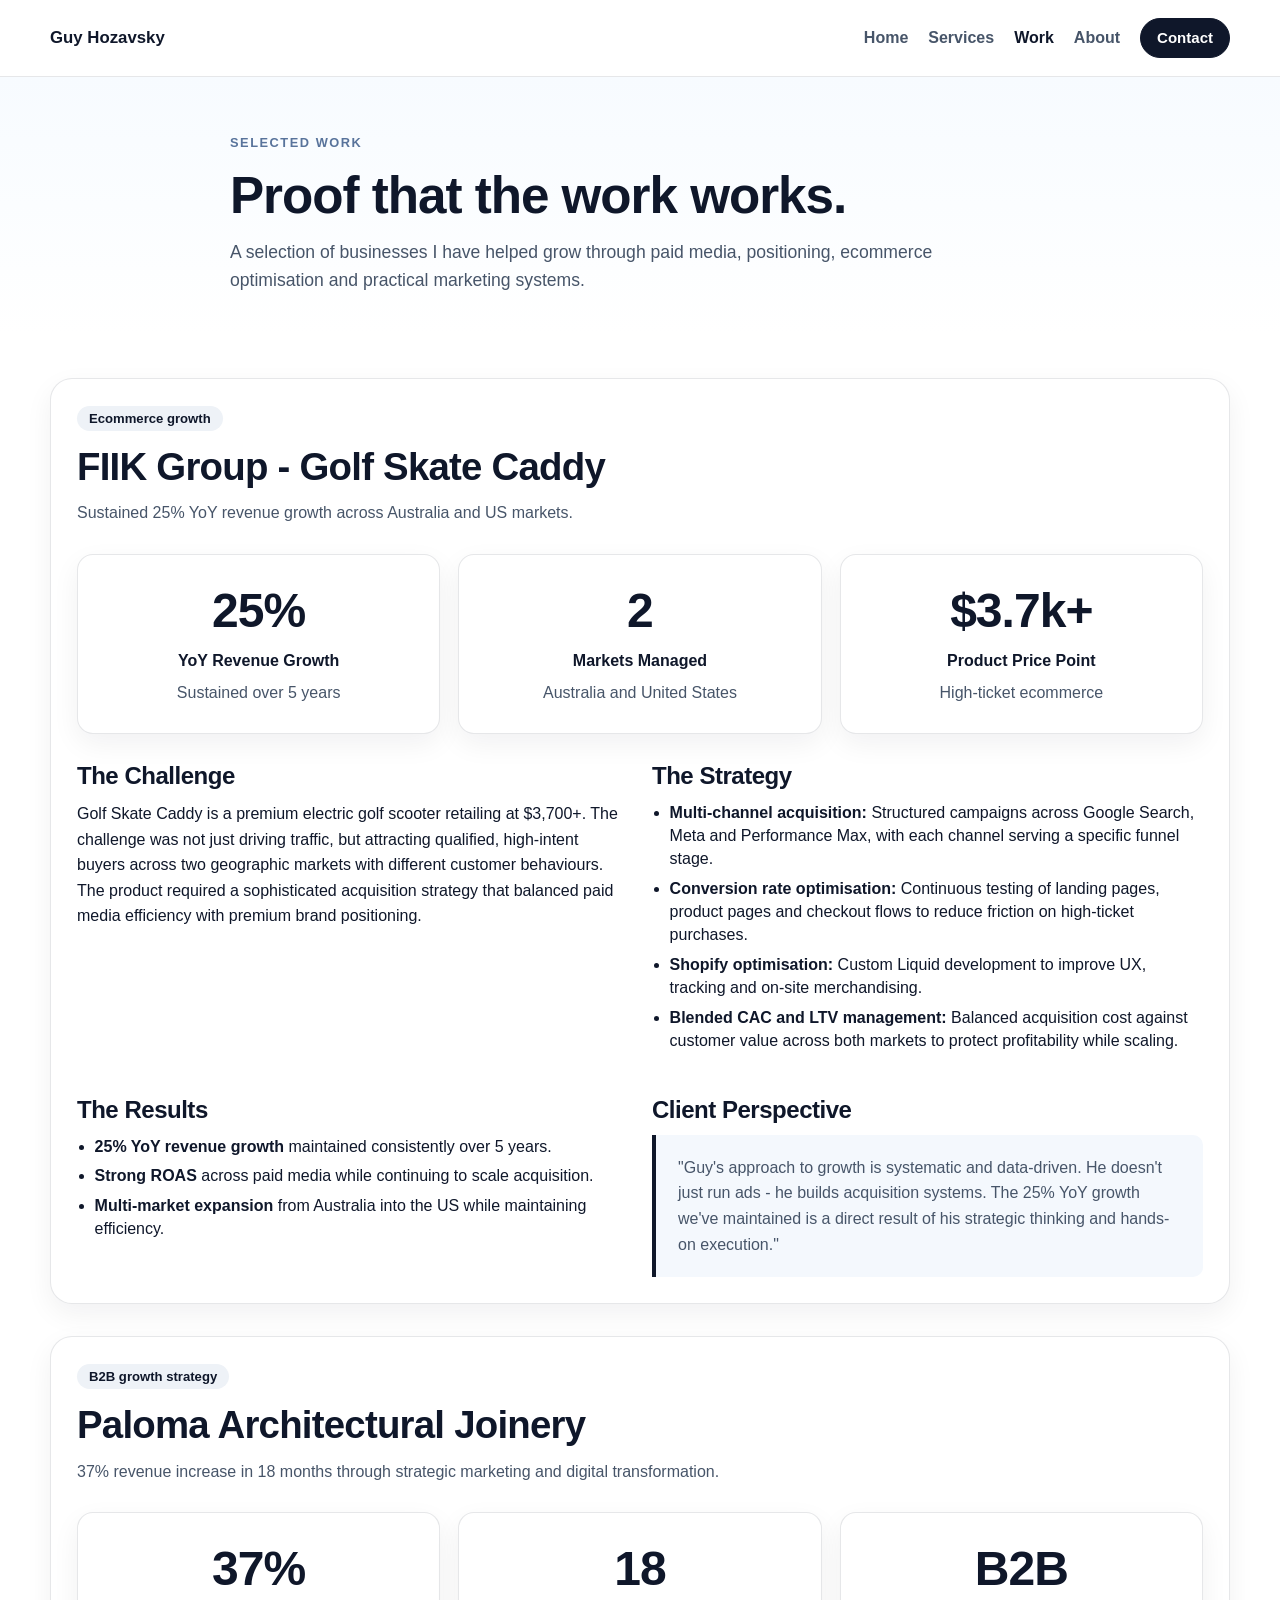
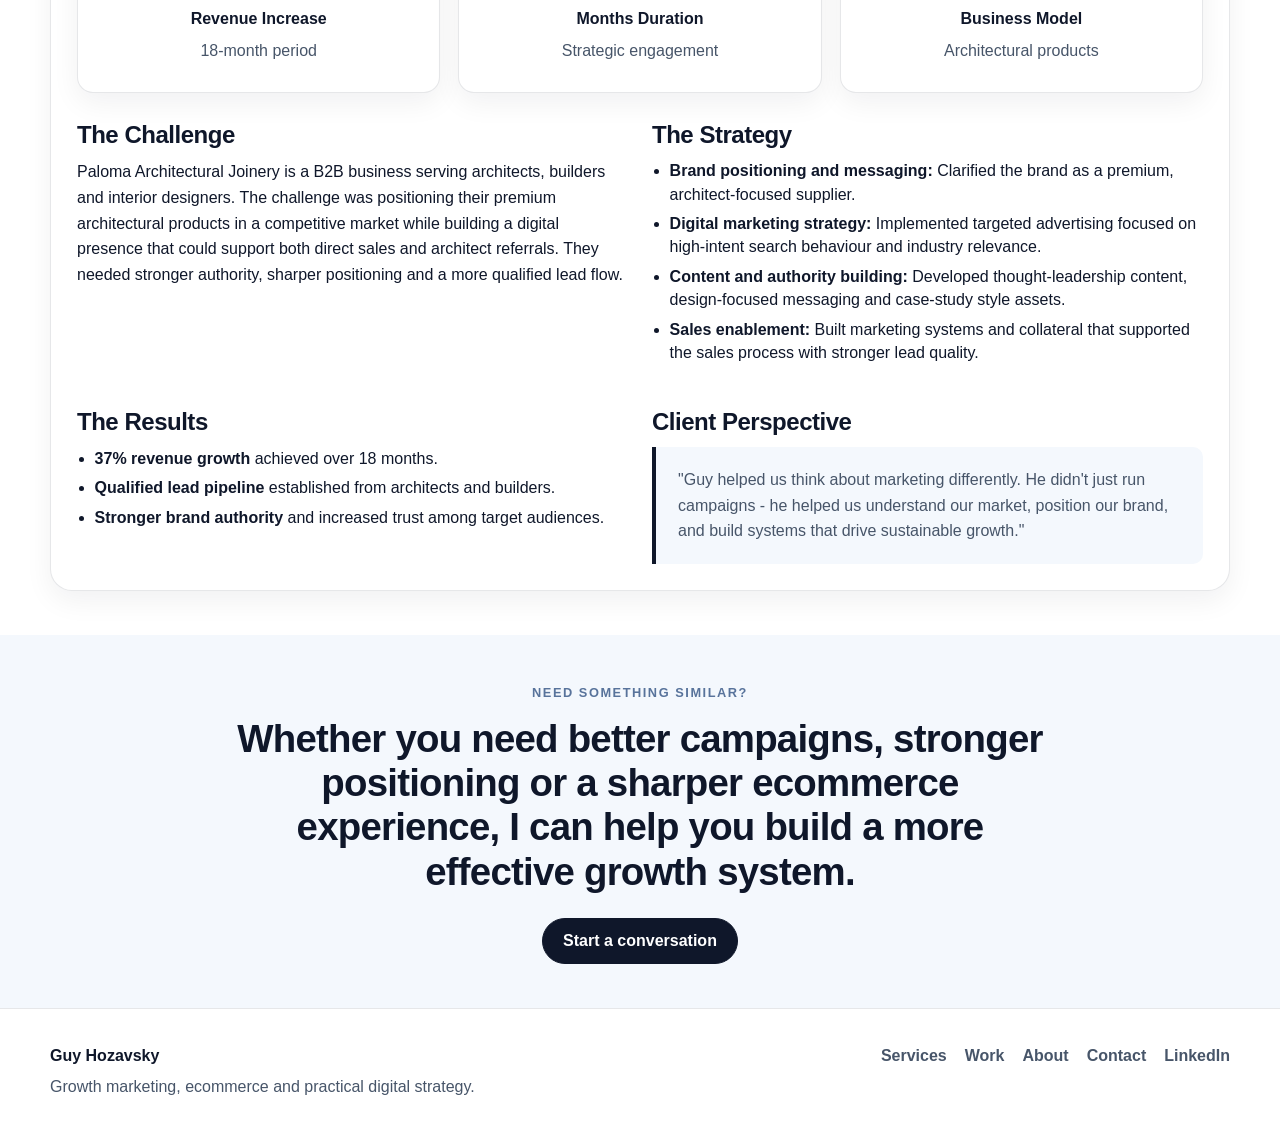
<file: work.html>
<!DOCTYPE html>
<html lang="en">
<head>

  <meta charset="UTF-8" />
  <meta name="viewport" content="width=device-width, initial-scale=1.0" />
  <title>Work | Guy Hozavsky</title>
  <meta name="description" content="Real marketing results across ecommerce, B2B and growth strategy. Case studies from businesses Guy Hozavsky has helped grow." />


<link rel="apple-touch-icon" sizes="180x180" href="apple-touch-icon.png">
<link rel="icon" type="image/png" sizes="32x32" href="favicon-32x32.png">
<link rel="icon" type="image/png" sizes="16x16" href="favicon-16x16.png">
<link rel="icon" href="favicon.ico">
<link rel="manifest" href="site.webmanifest">

  <link rel="stylesheet" href="css/style.css" />

</head>
<body id="top">
  <header class="site-header">
    <div class="container nav-wrap">
      <a href="index.html" class="brand">Guy Hozavsky</a>

      <button class="nav-toggle" aria-label="Open menu" aria-expanded="false">
        <span></span>
        <span></span>
        <span></span>
      </button>

<nav class="site-nav">
  <a href="index.html">Home</a>
  <a href="services.html">Services</a>
  <a href="work.html" class="active">Work</a>
  <a href="about.html">About</a>
  <a href="contact.html" class="btn btn-outline btn-small">Contact</a>
</nav>
    </div>
  </header>

  <main class="page-main">
    <section class="page-hero">
      <div class="container narrow">
        <p class="eyebrow">Selected work</p>
        <h1>Proof that the work works.</h1>
        <p class="lead">
          A selection of businesses I have helped grow through paid media, positioning, ecommerce optimisation and practical marketing systems.
        </p>
      </div>
    </section>

    <section class="section">
      <div class="container">

        <article class="case-study">
          <div class="case-study-header">
            <p class="case-tag">Ecommerce growth</p>
            <h2>FIIK Group - Golf Skate Caddy</h2>
            <p class="case-subtitle">Sustained 25% YoY revenue growth across Australia and US markets.</p>
          </div>

          <div class="result-metrics">
            <div class="metric-box">
              <h3>25%</h3>
              <p>YoY Revenue Growth</p>
              <span>Sustained over 5 years</span>
            </div>

            <div class="metric-box">
              <h3>2</h3>
              <p>Markets Managed</p>
              <span>Australia and United States</span>
            </div>

            <div class="metric-box">
              <h3>$3.7k+</h3>
              <p>Product Price Point</p>
              <span>High-ticket ecommerce</span>
            </div>
          </div>

          <div class="case-study-grid">
            <div>
              <h3>The Challenge</h3>
              <p>
                Golf Skate Caddy is a premium electric golf scooter retailing at $3,700+. The challenge was not just driving traffic, but attracting qualified, high-intent buyers across two geographic markets with different customer behaviours. The product required a sophisticated acquisition strategy that balanced paid media efficiency with premium brand positioning.
              </p>
            </div>

            <div>
              <h3>The Strategy</h3>
              <ul class="clean-list">
                <li><strong>Multi-channel acquisition:</strong> Structured campaigns across Google Search, Meta and Performance Max, with each channel serving a specific funnel stage.</li>
                <li><strong>Conversion rate optimisation:</strong> Continuous testing of landing pages, product pages and checkout flows to reduce friction on high-ticket purchases.</li>
                <li><strong>Shopify optimisation:</strong> Custom Liquid development to improve UX, tracking and on-site merchandising.</li>
                <li><strong>Blended CAC and LTV management:</strong> Balanced acquisition cost against customer value across both markets to protect profitability while scaling.</li>
              </ul>
            </div>

            <div>
              <h3>The Results</h3>
              <ul class="clean-list">
                <li><strong>25% YoY revenue growth</strong> maintained consistently over 5 years.</li>
                <li><strong>Strong ROAS</strong> across paid media while continuing to scale acquisition.</li>
                <li><strong>Multi-market expansion</strong> from Australia into the US while maintaining efficiency.</li>
              </ul>
            </div>

            <div>
              <h3>Client Perspective</h3>
              <blockquote class="case-quote">
                "Guy's approach to growth is systematic and data-driven. He doesn't just run ads - he builds acquisition systems. The 25% YoY growth we've maintained is a direct result of his strategic thinking and hands-on execution."
              </blockquote>
            </div>
          </div>
        </article>

        <article class="case-study">
          <div class="case-study-header">
            <p class="case-tag">B2B growth strategy</p>
            <h2>Paloma Architectural Joinery</h2>
            <p class="case-subtitle">37% revenue increase in 18 months through strategic marketing and digital transformation.</p>
          </div>

          <div class="result-metrics">
            <div class="metric-box">
              <h3>37%</h3>
              <p>Revenue Increase</p>
              <span>18-month period</span>
            </div>

            <div class="metric-box">
              <h3>18</h3>
              <p>Months Duration</p>
              <span>Strategic engagement</span>
            </div>

            <div class="metric-box">
              <h3>B2B</h3>
              <p>Business Model</p>
              <span>Architectural products</span>
            </div>
          </div>

          <div class="case-study-grid">
            <div>
              <h3>The Challenge</h3>
              <p>
                Paloma Architectural Joinery is a B2B business serving architects, builders and interior designers. The challenge was positioning their premium architectural products in a competitive market while building a digital presence that could support both direct sales and architect referrals. They needed stronger authority, sharper positioning and a more qualified lead flow.
              </p>
            </div>

            <div>
              <h3>The Strategy</h3>
              <ul class="clean-list">
                <li><strong>Brand positioning and messaging:</strong> Clarified the brand as a premium, architect-focused supplier.</li>
                <li><strong>Digital marketing strategy:</strong> Implemented targeted advertising focused on high-intent search behaviour and industry relevance.</li>
                <li><strong>Content and authority building:</strong> Developed thought-leadership content, design-focused messaging and case-study style assets.</li>
                <li><strong>Sales enablement:</strong> Built marketing systems and collateral that supported the sales process with stronger lead quality.</li>
              </ul>
            </div>

            <div>
              <h3>The Results</h3>
              <ul class="clean-list">
                <li><strong>37% revenue growth</strong> achieved over 18 months.</li>
                <li><strong>Qualified lead pipeline</strong> established from architects and builders.</li>
                <li><strong>Stronger brand authority</strong> and increased trust among target audiences.</li>
              </ul>
            </div>

            <div>
              <h3>Client Perspective</h3>
              <blockquote class="case-quote">
                "Guy helped us think about marketing differently. He didn't just run campaigns - he helped us understand our market, position our brand, and build systems that drive sustainable growth."
              </blockquote>
            </div>
          </div>
        </article>

      </div>
    </section>

    <section class="section section-alt">
      <div class="container narrow center-text">
        <p class="eyebrow">Need something similar?</p>
        <h2>Whether you need better campaigns, stronger positioning or a sharper ecommerce experience, I can help you build a more effective growth system.</h2>
        <div class="hero-actions" style="justify-content:center; margin-top:24px;">
          <a href="contact.html" class="btn">Start a conversation</a>
        </div>
      </div>
    </section>
  </main>

  <footer class="site-footer">
    <div class="container footer-wrap">
      <div>
        <p class="footer-brand">Guy Hozavsky</p>
        <p class="footer-copy">Growth marketing, ecommerce and practical digital strategy.</p>
      </div>

      <div class="footer-links">
        <a href="services.html">Services</a>
        <a href="work.html">Work</a>
        <a href="about.html">About</a>
        <a href="contact.html">Contact</a>
        <a href="https://www.linkedin.com/in/guy-hozavsky" target="_blank" rel="noopener">LinkedIn</a>
      </div>
    </div>
  </footer>

  <a href="#top" class="back-to-top" aria-label="Back to top">↑ Top</a>
  <script src="js/script.js"></script>
</body>
</html>
</file>
<file: css/style.css>
:root {
  --bg: #ffffff;
  --bg-alt: #f4f8fd;
  --text: #0f172a;
  --muted: #475569;
  --soft: #58739b;
  --line: rgba(15, 23, 42, 0.1);
  --line-strong: rgba(15, 23, 42, 0.18);
  --brand: #0f172a;
  --brand-2: #1e293b;
  --card: #ffffff;
  --shadow-sm: 0 10px 28px rgba(15, 23, 42, 0.06);
  --shadow-md: 0 18px 42px rgba(15, 23, 42, 0.11);
  --radius-sm: 10px;
  --radius-md: 16px;
  --radius-lg: 22px;
  --container: 1180px;
  --container-narrow: 820px;
  --header-height: 76px;
}

* {
  box-sizing: border-box;
}

html {
  scroll-behavior: smooth;
}

body {
  margin: 0;
  font-family: Arial, Helvetica, sans-serif;
  color: var(--text);
  background: var(--bg);
  line-height: 1.6;
  -webkit-font-smoothing: antialiased;
  text-rendering: optimizeLegibility;
}

img {
  max-width: 100%;
  display: block;
}

a {
  color: inherit;
}

p {
  margin: 0 0 1rem;
}

h1,
h2,
h3,
h4 {
  margin: 0 0 0.7rem;
  line-height: 1.15;
  letter-spacing: -0.02em;
}

h1 {
  font-size: clamp(2.4rem, 4vw, 4.4rem);
}

h2 {
  font-size: clamp(1.9rem, 3vw, 2.8rem);
}

h3 {
  font-size: clamp(1.2rem, 2vw, 1.5rem);
}

ul {
  margin: 0 0 1rem;
  padding-left: 1.35rem;
  list-style: disc;
  list-style-position: outside;
}

ol {
  margin: 0 0 1rem;
  padding-left: 1.35rem;
  list-style-position: outside;
}

li {
  display: list-item;
}

ul:not(.hero-points) li + li,
ol li + li {
  margin-top: 0.4rem;
}

.service-mini-list,
.clean-list,
.package-content ul,
.case-card ul,
.feature-card ul,
.panel ul {
  margin: 0 0 1rem;
  padding-left: 1.35rem;
  list-style: disc;
  list-style-position: outside;
}

.service-mini-list li,
.clean-list li,
.package-content li,
.case-card li,
.feature-card li,
.panel li {
  display: list-item;
  margin-left: 0;
  padding-left: 0;
}

blockquote {
  margin: 0;
}

.container {
  width: min(calc(100% - 40px), var(--container));
  margin: 0 auto;
}

.container.narrow,
.narrow {
  width: min(calc(100% - 40px), var(--container-narrow));
  margin-left: auto;
  margin-right: auto;
}

.section {
  padding: 44px 0;
}

.section-alt {
  background: var(--bg-alt);
}

.page-main,
main {
  min-height: 100vh;
}

.page-hero {
  padding: 52px 0 24px;
  background: linear-gradient(180deg, #f7fbff 0%, #ffffff 100%);
}

.eyebrow,
.section-label {
  display: inline-block;
  margin-bottom: 14px;
  font-size: 0.8rem;
  font-weight: 700;
  letter-spacing: 0.12em;
  text-transform: uppercase;
  color: var(--soft);
}

.lead,
.hero-text,
.package-category-text,
.service-summary-text,
.footer-copy,
.contact-panel p,
.cta-band p,
.about-copy p,
.case-subtitle,
.testimonial-author span,
.logos-title {
  color: var(--muted);
}

.lead,
.hero-text {
  font-size: 1.1rem;
  max-width: 760px;
}

.section-intro {
  margin-bottom: 26px;
}

.center-text {
  text-align: center;
}

.site-header {
  position: sticky;
  top: 0;
  z-index: 100;
  background: rgba(255, 255, 255, 0.96);
  backdrop-filter: blur(14px);
  border-bottom: 1px solid var(--line);
}

.nav-wrap {
  position: relative;
  min-height: var(--header-height);
  display: flex;
  align-items: center;
  justify-content: space-between;
  gap: 24px;
}

.brand {
  font-size: 1.05rem;
  font-weight: 700;
  text-decoration: none;
  white-space: nowrap;
}

.site-nav {
  display: flex;
  align-items: center;
  gap: 20px;
}

.site-nav a {
  text-decoration: none;
  color: var(--muted);
  font-weight: 600;
  transition: color 0.2s ease;
}

.site-nav a:hover,
.site-nav a.active {
  color: var(--text);
}

.nav-toggle {
  display: none;
  border: 0;
  background: transparent;
  padding: 8px;
  cursor: pointer;
}

.nav-toggle span {
  display: block;
  width: 24px;
  height: 2px;
  background: var(--text);
  border-radius: 999px;
}

.nav-toggle span + span {
  margin-top: 5px;
}

.btn {
  display: inline-flex;
  align-items: center;
  justify-content: center;
  min-height: 46px;
  padding: 0 20px;
  border: 1px solid var(--brand);
  border-radius: 999px;
  background: var(--brand);
  color: #ffffff;
  font-weight: 700;
  text-decoration: none;
  line-height: 1;
  transition: transform 0.2s ease, background 0.2s ease, border-color 0.2s ease, color 0.2s ease;
}

.btn:hover {
  background: var(--brand-2);
  border-color: var(--brand-2);
  transform: translateY(-1px);
}

.btn-outline,
.btn-secondary {
  background: transparent;
  color: var(--brand);
}

.btn-outline:hover,
.btn-secondary:hover {
  background: var(--brand);
  color: #ffffff;
}

.btn-small {
  min-height: 40px;
  padding: 0 16px;
  font-size: 0.94rem;
}

.site-nav .btn,
.site-nav .btn:visited,
.site-nav .btn-outline,
.site-nav .btn-outline:visited {
  background: var(--brand);
  border-color: var(--brand);
  color: #ffffff !important;
}

.site-nav .btn:hover,
.site-nav .btn-outline:hover {
  background: var(--brand-2);
  border-color: var(--brand-2);
  color: #ffffff !important;
}

.hero {
  padding: 44px 0 28px;
  background: linear-gradient(180deg, #f7fbff 0%, #ffffff 100%);
}

.hero-grid,
.split-grid,
.case-study-grid {
  display: grid;
  gap: 24px;
}

.hero-grid {
  grid-template-columns: minmax(0, 1.25fr) minmax(220px, 0.75fr);
  align-items: center;
}

.hero-copy h1 {
  max-width: 760px;
}

.hero-actions {
  display: flex;
  flex-wrap: wrap;
  gap: 12px;
  margin-top: 20px;
}

.btn-hero {
  background: transparent;
  color: var(--brand);
  border: 1px solid var(--brand);
}

.btn-hero:hover {
  background: var(--brand);
  color: #ffffff;
  border-color: var(--brand);
  transform: translateY(-1px);
}

.hero-points {
  display: flex;
  flex-wrap: wrap;
  gap: 10px 28px;
  margin-top: 20px;
  padding: 0;
  list-style: none;
  color: var(--text);
}

.hero-points li {
  position: relative;
  display: inline-flex;
  align-items: center;
  padding-left: 14px;
  margin: 0;
  font-weight: 600;
  line-height: 1.4;
  white-space: nowrap;
}

.hero-points li::before {
  content: "";
  position: absolute;
  left: 0;
  top: 50%;
  width: 5px;
  height: 5px;
  border-radius: 50%;
  background: currentColor;
  transform: translateY(-50%);
}

.hero-image {
  justify-self: end;
  width: 100%;
  max-width: 260px;
}

.hero-image img {
  width: 52%;
  max-width: 240px;
  margin-left: auto;
  aspect-ratio: 4 / 5;
  object-fit: cover;
  border-radius: var(--radius-lg);
  box-shadow: var(--shadow-md);
}

.card-grid,
.testimonial-grid,
.results-grid,
.case-grid,
.logos-grid {
  display: grid;
  gap: 20px;
}

.card-grid,
.testimonial-grid,
.case-grid {
  grid-template-columns: repeat(4, minmax(0, 1fr));
}

.feature-card,
.testimonial-card,
.panel,
.case-card,
.package-category-card,
.contact-panel,
.metric-box {
  background: var(--card);
  border: 1px solid var(--line);
  border-radius: var(--radius-md);
  box-shadow: var(--shadow-sm);
}

.feature-card,
.panel,
.case-card,
.testimonial-card {
  padding: 22px;
}

.contact-panel {
  padding: 28px;
}

.feature-card h3,
.panel h3,
.case-card h3,
.testimonial-card .testimonial-author strong {
  margin-bottom: 10px;
}

.text-link {
  display: inline-flex;
  align-items: center;
  gap: 8px;
  text-decoration: none;
  color: var(--brand);
}

.text-link:hover {
  text-decoration: underline;
}

.package-category-grid {
  display: grid;
  grid-template-columns: repeat(3, minmax(0, 1fr));
  gap: 20px;
}

.package-category-card {
  display: flex;
  flex-direction: column;
  height: 100%;
  padding: 20px;
  transition: transform 0.22s ease, box-shadow 0.22s ease, border-color 0.22s ease;
}

.package-category-card:hover,
.feature-card:hover,
.case-card:hover,
.panel:hover,
.testimonial-card:hover,
.metric-box:hover {
  transform: translateY(-4px);
  box-shadow: var(--shadow-md);
  border-color: rgba(15, 23, 42, 0.16);
}

.case-tag {
  display: inline-flex;
  width: fit-content;
  margin-bottom: 14px;
  padding: 6px 12px;
  border-radius: 999px;
  background: #eef2f7;
  color: var(--brand);
  font-size: 0.82rem;
  font-weight: 700;
  line-height: 1;
}

.package-category-card h3,
.case-card h3 {
  margin-bottom: 12px;
}

.package-tier-list {
  margin-bottom: 20px;
  padding: 14px 0;
  border-top: 1px solid var(--line);
  border-bottom: 1px solid var(--line);
}

.package-tier-row {
  display: flex;
  align-items: center;
  justify-content: space-between;
  gap: 16px;
}

.package-tier-row + .package-tier-row {
  margin-top: 10px;
}

.tier-name {
  font-weight: 600;
  color: var(--muted);
}

.tier-price {
  font-weight: 700;
  color: var(--text);
  text-align: right;
}

.service-mini-list,
.clean-list {
  margin: 0 0 20px;
  padding-left: 1.1rem;
}

.clean-list strong {
  color: var(--text);
}

.service-price {
  margin-top: auto;
  padding-top: 6px;
  color: var(--muted);
}

.service-ai-note {
  margin-top: 28px;
  padding: 20px 22px;
  border: 1px solid var(--line);
  border-radius: var(--radius-md);
  background: #ffffff;
  box-shadow: var(--shadow-sm);
}

.services-tabs-section {
  position: relative;
  z-index: 20;
}

.services-tabs-outer {
  position: sticky;
  top: var(--header-height);
  z-index: 40;
  background: rgba(255, 255, 255, 0.97);
  backdrop-filter: blur(10px);
  border-top: 1px solid var(--line);
  border-bottom: 1px solid var(--line);
  box-shadow: 0 10px 22px rgba(15, 23, 42, 0.04);
}

.services-tabs {
  display: flex;
  flex-wrap: wrap;
  gap: 10px;
  padding: 14px 0;
}

.services-tab {
  display: inline-flex;
  align-items: center;
  justify-content: center;
  min-height: 42px;
  padding: 0 18px;
  border: 1px solid var(--line-strong);
  border-radius: 999px;
  background: #ffffff;
  color: var(--text);
  font-weight: 700;
  font-size: 0.95rem;
  line-height: 1;
  text-decoration: none;
  transition: all 0.2s ease;
}

.services-tab:hover:not(.active) {
  background: #f3f6fb;
  color: var(--text);
  border-color: var(--line-strong);
}

.services-tab.active {
  background: #ffffff;
  color: var(--brand);
  border-color: var(--brand);
}

#websites,
#shopify,
#paid-ads {
  scroll-margin-top: 155px;
}

.services-page #websites.section,
.services-page #shopify.section,
.services-page #paid-ads.section {
  padding-top: 28px;
}

.services-page .section-intro {
  margin-bottom: 24px;
}

.package-accordion {
  display: grid;
  gap: 10px;
  max-width: 760px;
  margin: 0 auto;
}

.package-accordion-3up {
  max-width: 100%;
  grid-template-columns: repeat(3, minmax(0, 1fr));
  gap: 18px;
  align-items: start;
}

.package-item {
  background: #ffffff;
  border: 1px solid var(--line);
  border-radius: var(--radius-md);
  box-shadow: var(--shadow-sm);
  overflow: hidden;
  transition: transform 0.2s ease, box-shadow 0.2s ease, border-color 0.2s ease;
  height: fit-content;
}

.package-item:hover {
  transform: translateY(-2px);
  box-shadow: var(--shadow-md);
  border-color: rgba(15, 23, 42, 0.14);
}

.package-summary {
  list-style: none;
  display: grid;
  grid-template-columns: 1fr auto 32px;
  align-items: start;
  gap: 12px;
  padding: 18px;
  cursor: pointer;
}

.package-summary::-webkit-details-marker {
  display: none;
}

.package-summary-main h3 {
  margin: 0 0 4px;
  font-size: 1.1rem;
}

.package-summary-main p {
  margin: 0;
  color: var(--muted);
  font-size: 0.95rem;
  line-height: 1.4;
}

.package-summary-meta {
  display: flex;
  flex-direction: column;
  align-items: flex-end;
  gap: 2px;
  text-align: right;
}

.package-price {
  font-weight: 700;
  color: var(--text);
  font-size: 0.98rem;
  white-space: nowrap;
}

.package-bestfor {
  color: var(--muted);
  font-size: 0.88rem;
  white-space: nowrap;
}

.package-plus {
  display: inline-flex;
  align-items: center;
  justify-content: center;
  width: 32px;
  height: 32px;
  border-radius: 999px;
  border: 1px solid var(--line);
  color: var(--text);
  font-size: 1.15rem;
  line-height: 1;
  transition: transform 0.2s ease, background 0.2s ease, color 0.2s ease, border-color 0.2s ease;
}

.package-item[open] .package-plus {
  transform: rotate(45deg);
  background: var(--brand);
  border-color: var(--brand);
  color: #ffffff;
}

.package-content {
  padding: 0 18px 18px;
  border-top: 1px solid var(--line);
}

.package-content p {
  margin: 14px 0 10px;
}

.package-content ul {
  margin: 0;
  padding-left: 1.1rem;
}

.package-content li + li {
  margin-top: 0.25rem;
}
.back-to-top {
  position: fixed;
  right: 22px;
  bottom: 22px;
  z-index: 90;
  display: inline-flex;
  align-items: center;
  justify-content: center;
  min-height: 44px;
  padding: 0 16px;
  border-radius: 999px;
  background: var(--brand);
  color: #ffffff;
  text-decoration: none;
  font-weight: 700;
  box-shadow: var(--shadow-md);
  opacity: 0;
  visibility: hidden;
  transform: translateY(12px);
  transition: opacity 0.2s ease, transform 0.2s ease, visibility 0.2s ease, background 0.2s ease;
}

.back-to-top:hover {
  background: var(--brand-2);
}

.back-to-top.is-visible {
  opacity: 1;
  visibility: visible;
  transform: translateY(0);
}

.testimonials {
  padding: 40px 0;
}

.section-title {
  margin-bottom: 28px;
}

.testimonial-card {
  display: flex;
  flex-direction: column;
  gap: 18px;
}

.testimonial-text {
  margin: 0;
  color: var(--text);
}

.testimonial-author {
  display: flex;
  flex-direction: column;
  gap: 2px;
}

.testimonial-card img {
  width: auto;
  max-height: 58px;
  object-fit: contain;
  margin-top: auto;
  opacity: 0.82;
}

.results-bar {
  padding: 20px 0 40px;
}

.results-grid {
  grid-template-columns: repeat(3, minmax(0, 1fr));
}

.result-item,
.metric-box {
  padding: 28px;
  text-align: center;
}

.result-item {
  background: var(--card);
  border: 1px solid var(--line);
  border-radius: var(--radius-md);
  box-shadow: var(--shadow-sm);
}

.result-item h3,
.metric-box h3 {
  font-size: clamp(2rem, 4vw, 3rem);
  margin-bottom: 10px;
}

.result-item p,
.metric-box p {
  margin-bottom: 6px;
  font-weight: 700;
}

.result-item span,
.metric-box span {
  color: var(--muted);
}

.split-grid {
  grid-template-columns: repeat(2, minmax(0, 1fr));
}

.case-grid {
  grid-template-columns: repeat(3, minmax(0, 1fr));
}

.case-study + .case-study {
  margin-top: 32px;
}

.case-study {
  padding: 26px;
  border: 1px solid var(--line);
  border-radius: var(--radius-lg);
  background: var(--card);
  box-shadow: var(--shadow-sm);
}

.case-study-header {
  margin-bottom: 28px;
}

.result-metrics {
  display: grid;
  grid-template-columns: repeat(3, minmax(0, 1fr));
  gap: 18px;
  margin-bottom: 28px;
}

.case-study-grid {
  grid-template-columns: repeat(2, minmax(0, 1fr));
}

.case-quote {
  padding: 20px 22px;
  border-left: 4px solid var(--brand);
  background: var(--bg-alt);
  border-radius: 0 var(--radius-sm) var(--radius-sm) 0;
  color: var(--muted);
}

.about-copy {
  display: grid;
  gap: 20px;
}

.contact-links {
  margin-top: 24px;
}

.contact-panel-simple {
  padding: 34px;
}

.client-logos {
  padding: 28px 0 32px;
}

.logos-title {
  text-align: center;
  margin-bottom: 14px;
  font-weight: 700;
}

.logos-grid {
  grid-template-columns: repeat(4, minmax(0, 1fr));
  align-items: center;
}

.logos-grid img {
  width: 100%;
  max-width: 210px;
  max-height: 82px;
  object-fit: contain;
  justify-self: center;
  filter: grayscale(100%);
  opacity: 0.64;
  transition: transform 0.22s ease, opacity 0.22s ease, filter 0.22s ease;
}

.logos-grid img:hover {
  opacity: 1;
  filter: grayscale(0%);
  transform: translateY(-3px);
}

.cta-band {
  padding: 56px 0;
  background: var(--text);
  color: #ffffff;
}

.cta-band .eyebrow,
.cta-band p {
  color: rgba(255, 255, 255, 0.78);
}

.cta-band-wrap {
  display: flex;
  align-items: center;
  justify-content: space-between;
  gap: 24px;
}

.cta-band-wrap > .btn {
  flex-shrink: 0;
  min-width: 190px;
  white-space: nowrap;
}

.cta-band .btn {
  background: #ffffff;
  border-color: #ffffff;
  color: var(--text);
  padding: 0 28px;
}

.cta-band .btn:hover {
  background: #f1f5f9;
  border-color: #f1f5f9;
}

.site-footer {
  padding: 34px 0;
  border-top: 1px solid var(--line);
  background: #ffffff;
}

.footer-wrap {
  display: flex;
  align-items: flex-start;
  justify-content: space-between;
  gap: 24px;
}

.footer-brand {
  margin-bottom: 6px;
  font-weight: 700;
}

.footer-copy {
  margin: 0;
}

.footer-links {
  display: flex;
  flex-wrap: wrap;
  gap: 14px 18px;
}

.footer-links a {
  text-decoration: none;
  color: var(--muted);
  font-weight: 600;
}

.footer-links a:hover {
  color: var(--text);
}

.service-mini-list li,
.clean-list li,
.package-content li {
  line-height: 1.45;
}

.service-mini-list li + li,
.clean-list li + li,
.package-content li + li {
  margin-top: 0.3rem;
}

@media (max-width: 1024px) {

.package-accordion-3up {
  grid-template-columns: 1fr;
  gap: 12px;
}

  .hero-grid,
  .split-grid,
  .case-study-grid,
  .card-grid,
  .testimonial-grid {
    grid-template-columns: repeat(2, minmax(0, 1fr));
  }

  .hero-grid {
    align-items: start;
  }

  .package-category-grid,
  .results-grid,
  .result-metrics,
  .logos-grid {
    grid-template-columns: repeat(2, minmax(0, 1fr));
  }

  .cta-band-wrap {
    flex-direction: column;
    align-items: flex-start;
  }
}

@media (max-width: 768px) {
  :root {
    --header-height: 68px;
  }

  .back-to-top {
    right: 14px;
    bottom: 14px;
  }

  .container,
  .container.narrow,
  .narrow {
    width: min(calc(100% - 28px), var(--container));
  }

  .page-hero,
  .hero {
    padding: 56px 0 30px;
  }

  .section,
  .testimonials,
  .client-logos {
    padding: 42px 0;
  }

  .nav-toggle {
    display: inline-block;
  }

  .site-nav {
    position: absolute;
    top: calc(100% + 1px);
    left: 0;
    right: 0;
    display: none;
    flex-direction: column;
    align-items: stretch;
    gap: 10px;
    padding: 16px;
    border: 1px solid var(--line);
    border-radius: 18px;
    background: #ffffff;
    box-shadow: var(--shadow-md);
  }

  .site-nav.open {
    display: flex;
  }

  .site-nav a {
    padding: 8px 0;
  }

  .site-nav .btn {
    width: 100%;
  }

  .hero-grid,
  .card-grid,
  .testimonial-grid,
  .results-grid,
  .split-grid,
  .case-grid,
  .case-study-grid,
  .package-category-grid,
  .result-metrics {
    grid-template-columns: 1fr;
  }

  .logos-grid {
    grid-template-columns: repeat(2, minmax(0, 1fr));
    gap: 22px 18px;
    align-items: center;
  }

  .logos-grid img {
    max-width: 140px;
    max-height: 58px;
  }

  .hero-points {
    display: grid;
    grid-template-columns: 1fr 1fr;
    gap: 10px 18px;
    margin-top: 18px;
    padding: 0;
  }

  .hero-points li {
    font-size: 0.95rem;
    line-height: 1.3;
    padding-left: 14px;
  }

  .hero-image {
    justify-self: center;
    margin-top: 20px;
  }

  .hero-image img {
    width: 80%;
    max-width: 260px;
    margin: 0 auto;
  }

  .services-tabs {
    gap: 8px;
    padding: 12px 0;
    flex-wrap: nowrap;
    overflow-x: auto;
    scrollbar-width: none;
    -webkit-overflow-scrolling: touch;
  }

  .services-tabs::-webkit-scrollbar {
    display: none;
  }

  .services-tab {
    flex: 0 0 auto;
    padding: 0 14px;
    min-height: 40px;
    font-size: 0.9rem;
    white-space: nowrap;
  }

  .package-summary {
    grid-template-columns: 1fr 32px;
    gap: 10px;
    padding: 14px 16px;
  }

  .package-summary-meta {
    grid-column: 1 / -1;
    align-items: flex-start;
    text-align: left;
    margin-top: 2px;
  }

  .package-content {
    padding: 0 16px 14px;
  }

  #websites,
  #shopify,
  #paid-ads {
    scroll-margin-top: 138px;
  }

  .package-category-card,
  .feature-card,
  .panel,
  .case-card,
  .testimonial-card,
  .case-study,
  .contact-panel,
  .contact-panel-simple,
  .metric-box,
  .result-item {
    padding: 22px;
  }

.package-summary {
  grid-template-columns: 1fr 32px;
  gap: 10px;
  padding: 14px 16px;
}

.package-summary-meta {
  grid-column: 1 / -1;
  align-items: flex-start;
  text-align: left;
  margin-top: 2px;
}

.package-content {
  padding: 0 16px 14px;
}
  .footer-wrap {
    flex-direction: column;
  }
}

@media (max-width: 520px) {
  h1 {
    font-size: 2.2rem;
  }

  h2 {
    font-size: 1.8rem;
  }

  .lead,
  .hero-text {
    font-size: 1rem;
  }

  .hero-actions {
    flex-direction: column;
    align-items: stretch;
  }

  .package-tier-row {
    flex-direction: column;
    gap: 4px;
    align-items: flex-start;
  }

  .tier-price {
    max-width: none;
    text-align: left;
  }

  .hero-points {
    grid-template-columns: 1fr 1fr;
    gap: 8px 16px;
  }

  .logos-grid {
    grid-template-columns: repeat(2, minmax(0, 1fr));
    gap: 20px 14px;
  }

  .logos-grid img {
    max-width: 120px;
    max-height: 50px;
  }

  .hero-image {
    max-width: 180px;
  }

  .hero-image img {
    max-width: 180px;
  }
}
</file>
